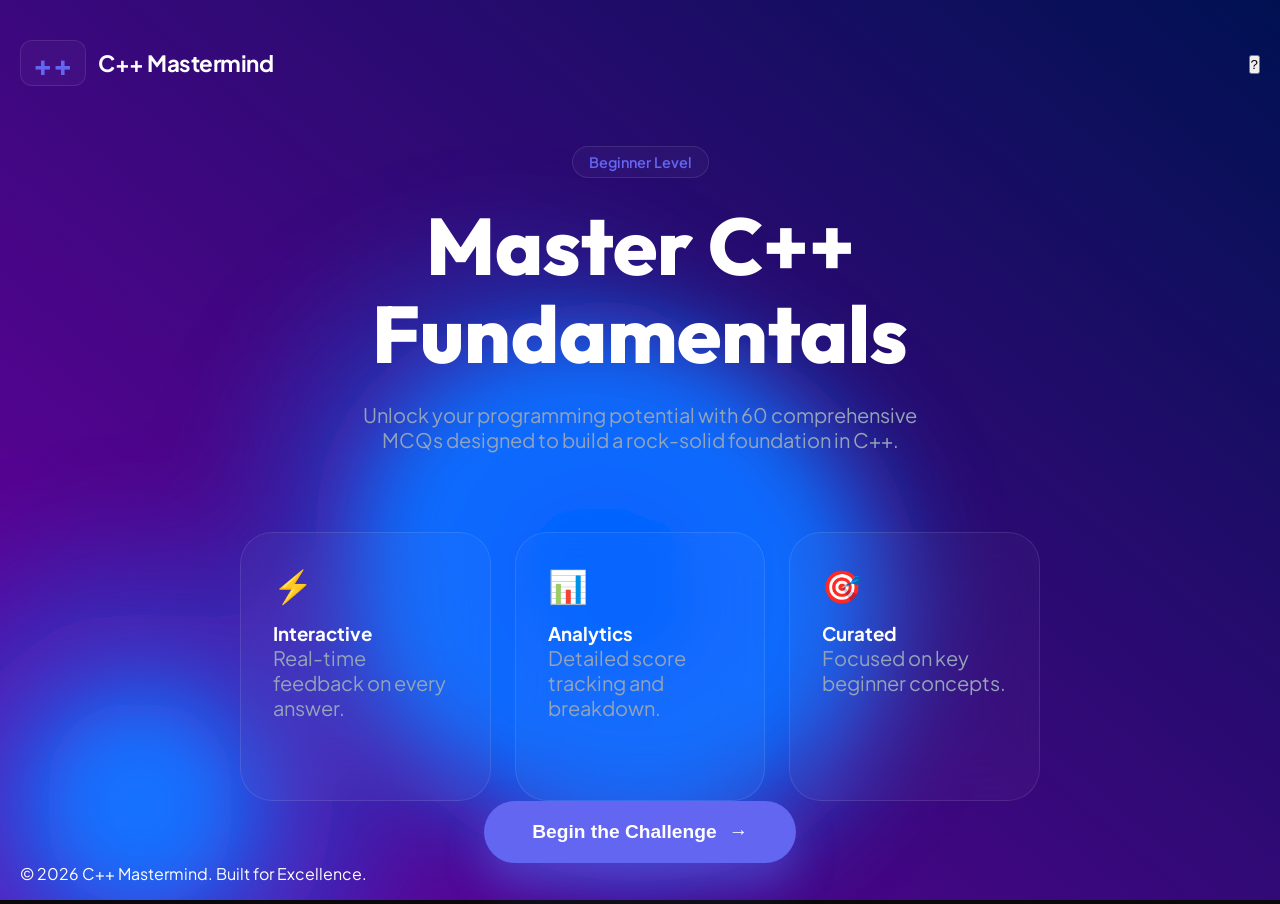
<file: index.html>
<!DOCTYPE html>
<html lang="en">

<head>
    <meta charset="UTF-8">
    <meta name="viewport" content="width=device-width, initial-scale=1.0">
    <title>C++ Mastermind | MCQ Mastery</title>
    <link rel="stylesheet" href="style.css">
    <link rel="preconnect" href="https://fonts.googleapis.com">
    <link rel="preconnect" href="https://fonts.gstatic.com" crossorigin>
    <link
        href="https://fonts.googleapis.com/css2?family=Outfit:wght@300;400;600;800&family=Plus+Jakarta+Sans:wght@300;400;500;700&display=swap"
        rel="stylesheet">
</head>

<body>
    <div class="background-wrapper">
        <div class="noise"></div>
        <div class="gradient-bg">
            <svg xmlns="http://www.w3.org/2000/svg">
                <defs>
                    <filter id="goo">
                        <feGaussianBlur in="SourceGraphic" stdDeviation="15" result="blur" />
                        <feColorMatrix in="blur" mode="matrix" values="1 0 0 0 0  0 1 0 0 0  0 0 1 0 0  0 0 0 22 -11"
                            result="goo" />
                        <feBlend in="SourceGraphic" in2="goo" />
                    </filter>
                </defs>
            </svg>
            <div class="gradients-container">
                <div class="g1"></div>
                <div class="g2"></div>
                <div class="g3"></div>
                <div class="g4"></div>
                <div class="g5"></div>
                <div class="interactive"></div>
            </div>
        </div>
    </div>

    <div class="app-shell">
        <nav class="navbar">
            <div class="nav-brand">
                <span class="logo-icon">++</span>
                <span class="logo-text">C++ Mastermind</span>
            </div>
            <div class="nav-links">
                <button id="toggle-help" class="icon-btn" title="Help">?</button>
            </div>
        </nav>

        <main class="content-area">
            <!-- Hero Screen -->
            <section id="hero-screen" class="screen visible">
                <div class="hero-content">
                    <span class="badge">Beginner Level</span>
                    <h1>Master C++ Fundamentals</h1>
                    <p>Unlock your programming potential with 60 comprehensive MCQs designed to build a rock-solid
                        foundation in C++.</p>
                    <div class="feature-grid">
                        <div class="feature-card">
                            <div class="feature-icon">⚡</div>
                            <h3>Interactive</h3>
                            <p>Real-time feedback on every answer.</p>
                        </div>
                        <div class="feature-card">
                            <div class="feature-icon">📊</div>
                            <h3>Analytics</h3>
                            <p>Detailed score tracking and breakdown.</p>
                        </div>
                        <div class="feature-card">
                            <div class="feature-icon">🎯</div>
                            <h3>Curated</h3>
                            <p>Focused on key beginner concepts.</p>
                        </div>
                    </div>
                    <button id="start-quiz-btn" class="cta-btn">
                        <span>Begin the Challenge</span>
                        <span class="btn-icon">→</span>
                    </button>
                </div>
            </section>

            <!-- Quiz Screen -->
            <section id="quiz-screen" class="screen hidden">
                <div class="quiz-layout">
                    <div class="quiz-sidebar">
                        <div class="progress-tracker">
                            <div class="circular-progress-container">
                                <svg class="circular-progress" viewBox="0 0 100 100">
                                    <circle class="bg" cx="50" cy="50" r="45"></circle>
                                    <circle id="progress-indicator" class="fg" cx="50" cy="50" r="45"></circle>
                                </svg>
                                <div class="progress-label">
                                    <span id="current-q">1</span>/<span id="total-qs">60</span>
                                </div>
                            </div>
                            <div class="score-pill">
                                Score: <span id="live-score">0</span>
                            </div>
                        </div>
                        <div class="topic-indicator">
                            <small>Current Topic</small>
                            <h4 id="current-topic">Basics & Syntax</h4>
                        </div>
                    </div>

                    <div class="question-canvas glass">
                        <div class="q-header">
                            <div class="q-timer" id="q-timer">00:00</div>
                            <div class="q-actions">
                                <button class="action-btn" id="skip-q">Hint</button>
                            </div>
                        </div>
                        <div class="q-body">
                            <h2 id="question-text">Loading question...</h2>
                            <div id="options-grid" class="options-grid">
                                <!-- Options injected by JS -->
                            </div>
                        </div>
                        <div class="q-footer">
                            <div id="feedback-message" class="feedback hidden"></div>
                            <button id="next-q-btn" class="next-btn hidden">Continue <span
                                    class="btn-icon">→</span></button>
                        </div>
                    </div>
                </div>
            </section>

            <!-- Result Screen -->
            <section id="result-screen" class="screen hidden">
                <div class="result-card glass">
                    <div class="confetti-canvas"></div>
                    <header class="result-header">
                        <h2>Quiz Complete!</h2>
                        <p id="result-tagline">Calculating your status...</p>
                    </header>
                    <div class="result-stats">
                        <div class="stat-card">
                            <span class="stat-val" id="final-score">0</span>
                            <span class="stat-lab">Total Score</span>
                        </div>
                        <div class="stat-card primary">
                            <span class="stat-val" id="final-percent">0%</span>
                            <span class="stat-lab">Accuracy</span>
                        </div>
                        <div class="stat-card">
                            <span class="stat-val" id="final-time">0:00</span>
                            <span class="stat-lab">Time Spent</span>
                        </div>
                    </div>
                    <div class="rank-display">
                        <span class="rank-label">Achievement Unlocked</span>
                        <h3 id="rank-name">C++ Novice</h3>
                    </div>

                    <div id="review-section" class="review-container hidden">
                        <h3>Review Wrong Answers</h3>
                        <div id="review-list" class="review-list"></div>
                    </div>

                    <div class="result-actions">
                        <button id="restart-btn" class="cta-btn secondary">Try Again</button>
                        <button id="download-btn" class="cta-btn">Export Results</button>
                    </div>
                </div>
            </section>
        </main>

        <footer class="app-footer">
            <p>&copy; 2026 C++ Mastermind. Built for Excellence.</p>
        </footer>
    </div>

    <script src="main.js"></script>
</body>

</html>
</file>
<file: style.css>
:root {
    --color-bg1: rgb(108, 0, 162);
    --color-bg2: rgb(0, 17, 82);
    --color1: 18, 113, 255;
    --color2: 221, 74, 255;
    --color3: 100, 220, 255;
    --color4: 200, 50, 50;
    --color5: 180, 180, 50;
    --color-interactive: 140, 100, 255;
    --circle-size: 80%;
    --blending: hard-light;

    --primary: #6366f1;
    --primary-glow: rgba(99, 102, 241, 0.4);
    --bg-main: #0a0a0c;
    --text-pure: #ffffff;
    --text-dim: #94a3b8;
    --glass: rgba(255, 255, 255, 0.03);
    --border: rgba(255, 255, 255, 0.1);
}

* {
    margin: 0;
    padding: 0;
    box-sizing: border-box;
}

body {
    font-family: 'Plus Jakarta Sans', sans-serif;
    background: var(--bg-main);
    color: var(--text-pure);
    overflow-x: hidden;
    min-height: 100vh;
}

/* Dynamic Gradient Background */
.background-wrapper {
    position: fixed;
    top: 0;
    left: 0;
    width: 100vw;
    height: 100vh;
    z-index: -10;
    overflow: hidden;
}

.gradient-bg {
    width: 100%;
    height: 100%;
    background: linear-gradient(40deg, var(--color-bg1), var(--color-bg2));
}

.gradients-container {
    filter: url(#goo) blur(40px);
    width: 100%;
    height: 100%;
}

.g1,
.g2,
.g3,
.g4,
.g5 {
    position: absolute;
    width: var(--circle-size);
    height: var(--circle-size);
    background: radial-gradient(circle at center, rgba(var(--color1), 0.8) 0, rgba(var(--color1), 0) 50%) no-repeat;
    mix-blend-mode: var(--blending);
    opacity: 1;
}

.g1 {
    top: calc(50% - var(--circle-size) / 2);
    left: calc(50% - var(--circle-size) / 2);
    animation: moveVertical 30s ease infinite;
}

.g2 {
    top: calc(50% - var(--circle-size) / 2);
    left: calc(50% - var(--circle-size) / 2);
    transform-origin: calc(50% - 400px);
    animation: moveInCircle 20s reverse infinite;
}

.g3 {
    top: calc(50% - var(--circle-size) / 2 + 200px);
    left: calc(50% - var(--circle-size) / 2 - 500px);
    transform-origin: calc(50% + 400px);
    animation: moveInCircle 40s linear infinite;
}

.g4 {
    top: calc(50% - var(--circle-size) / 2);
    left: calc(50% - var(--circle-size) / 2);
    opacity: 0.7;
    animation: moveHorizontal 40s ease infinite;
}

@keyframes moveInCircle {
    0% {
        transform: rotate(0deg);
    }

    50% {
        transform: rotate(180deg);
    }

    100% {
        transform: rotate(360deg);
    }
}

@keyframes moveVertical {
    0% {
        transform: translateY(-50%);
    }

    50% {
        transform: translateY(50%);
    }

    100% {
        transform: translateY(-50%);
    }
}

@keyframes moveHorizontal {
    0% {
        transform: translateX(-50%) translateY(-10%);
    }

    50% {
        transform: translateX(50%) translateY(10%);
    }

    100% {
        transform: translateX(-50%) translateY(-10%);
    }
}

/* App Shell */
.app-shell {
    padding: 20px;
    max-width: 1400px;
    margin: 0 auto;
    min-height: 100vh;
    display: flex;
    flex-direction: column;
}

.navbar {
    display: flex;
    justify-content: space-between;
    align-items: center;
    padding: 20px 0;
    margin-bottom: 40px;
}

.nav-brand {
    display: flex;
    align-items: center;
    gap: 12px;
}

.logo-icon {
    font-size: 1.8rem;
    font-weight: 800;
    color: var(--primary);
    background: var(--glass);
    padding: 4px 12px;
    border-radius: 12px;
    border: 1px solid var(--border);
}

.logo-text {
    font-size: 1.4rem;
    font-weight: 700;
    letter-spacing: -0.5px;
}

/* Screens */
.screen {
    flex: 1;
    display: flex;
    flex-direction: column;
    justify-content: center;
    animation: fadeIn 0.8s cubic-bezier(0.23, 1, 0.32, 1);
}

.hidden {
    display: none !important;
}

@keyframes fadeIn {
    from {
        opacity: 0;
        transform: translateY(20px);
    }

    to {
        opacity: 1;
        transform: translateY(0);
    }
}

/* Hero Content */
.hero-content {
    max-width: 800px;
    margin: 0 auto;
    text-align: center;
}

.badge {
    background: var(--glass);
    border: 1px solid var(--border);
    padding: 6px 16px;
    border-radius: 100px;
    font-size: 0.9rem;
    font-weight: 600;
    color: var(--primary);
    margin-bottom: 24px;
    display: inline-block;
}

h1 {
    font-family: 'Outfit', sans-serif;
    font-size: clamp(3rem, 8vw, 5rem);
    line-height: 1.1;
    margin-bottom: 24px;
    font-weight: 800;
}

.hero-content p {
    font-size: 1.25rem;
    color: var(--text-dim);
    margin-bottom: 48px;
    max-width: 600px;
    margin-left: auto;
    margin-right: auto;
}

.cta-btn {
    background: var(--primary);
    color: white;
    padding: 20px 48px;
    border-radius: 100px;
    font-size: 1.2rem;
    font-weight: 700;
    border: none;
    cursor: pointer;
    display: inline-flex;
    align-items: center;
    gap: 12px;
    box-shadow: 0 20px 40px var(--primary-glow);
    transition: all 0.3s;
}

.cta-btn:hover {
    transform: scale(1.05);
    box-shadow: 0 30px 60px var(--primary-glow);
}

.feature-grid {
    display: grid;
    grid-template-columns: repeat(3, 1fr);
    gap: 24px;
    margin-top: 80px;
}

.feature-card {
    background: var(--glass);
    border: 1px solid var(--border);
    padding: 32px;
    border-radius: 32px;
    backdrop-filter: blur(20px);
    text-align: left;
}

.feature-icon {
    font-size: 2rem;
    margin-bottom: 16px;
}

/* Quiz Layout */
.quiz-layout {
    display: grid;
    grid-template-columns: 350px 1fr;
    gap: 40px;
    max-width: 1200px;
    margin: 0 auto;
    width: 100%;
}

.glass {
    background: var(--glass);
    border: 1px solid var(--border);
    backdrop-filter: blur(40px);
    border-radius: 40px;
    padding: 48px;
}

.quiz-sidebar {
    display: flex;
    flex-direction: column;
    gap: 24px;
}

.circular-progress-container {
    position: relative;
    width: 200px;
    height: 200px;
    margin: 0 auto;
}

.circular-progress {
    width: 100%;
    height: 100%;
    transform: rotate(-90deg);
}

.circular-progress circle {
    fill: none;
    stroke-width: 6;
    stroke-linecap: round;
}

.circular-progress circle.bg {
    stroke: var(--border);
}

.circular-progress circle.fg {
    stroke: var(--primary);
    stroke-dasharray: 283;
    stroke-dashoffset: 283;
    transition: stroke-dashoffset 0.5s ease;
}

.progress-label {
    position: absolute;
    top: 50%;
    left: 50%;
    transform: translate(-50%, -50%);
    font-size: 2rem;
    font-weight: 800;
}

.options-grid {
    display: grid;
    grid-template-columns: 1fr;
    gap: 16px;
    margin-top: 32px;
}

.option-card {
    background: rgba(255, 255, 255, 0.03);
    border: 1px solid var(--border);
    padding: 24px;
    border-radius: 20px;
    cursor: pointer;
    transition: all 0.2s;
    font-weight: 500;
    display: flex;
    align-items: center;
    gap: 16px;
}

.option-card:hover:not(.locked) {
    background: rgba(255, 255, 255, 0.08);
    border-color: var(--primary);
    transform: translateX(8px);
}

.option-card.correct {
    background: rgba(34, 197, 94, 0.1);
    border-color: #22c55e;
    color: #4ade80;
}

.option-card.wrong {
    background: rgba(239, 68, 68, 0.1);
    border-color: #ef4444;
    color: #f87171;
}

.option-card.locked {
    pointer-events: none;
    opacity: 0.8;
}

.feedback {
    margin-top: 24px;
    padding: 16px;
    border-radius: 12px;
    font-weight: 600;
    text-align: center;
    animation: slideIn 0.3s ease;
}

.feedback.success {
    background: rgba(34, 197, 94, 0.1);
    color: #4ade80;
    border: 1px solid rgba(34, 197, 94, 0.2);
}

.feedback.error {
    background: rgba(239, 68, 68, 0.1);
    color: #f87171;
    border: 1px solid rgba(239, 68, 68, 0.2);
}

@keyframes slideIn {
    from {
        opacity: 0;
        transform: translateY(-10px);
    }

    to {
        opacity: 1;
        transform: translateY(0);
    }
}

.next-btn {
    background: var(--text-pure);
    color: var(--bg-main);
    border: none;
    padding: 16px 32px;
    border-radius: 12px;
    font-weight: 700;
    cursor: pointer;
    margin-top: 32px;
    width: 100%;
}

/* Results */
.result-stats {
    display: flex;
    gap: 20px;
    margin: 40px 0;
}

.stat-card {
    flex: 1;
    background: var(--glass);
    padding: 24px;
    border-radius: 24px;
    display: flex;
    flex-direction: column;
    align-items: center;
}

.stat-card.primary {
    background: var(--primary);
}

.stat-val {
    font-size: 2rem;
    font-weight: 800;
}

.stat-lab {
    font-size: 0.9rem;
    opacity: 0.7;
}

.review-container {
    margin-top: 40px;
    text-align: left;
    max-height: 400px;
    overflow-y: auto;
    padding-right: 10px;
    border-top: 1px solid var(--border);
    padding-top: 32px;
}

.review-container h3 {
    margin-bottom: 24px;
    font-size: 1.5rem;
}

.review-item {
    background: rgba(255, 255, 255, 0.05);
    padding: 20px;
    border-radius: 16px;
    margin-bottom: 16px;
}

.review-q {
    margin-bottom: 12px;
    font-weight: 600;
}

.review-a {
    font-size: 0.95rem;
    margin-top: 4px;
}

.wrong-a span {
    color: #f87171;
}

.correct-a span {
    color: #4ade80;
}

.review-container::-webkit-scrollbar {
    width: 6px;
}

.review-container::-webkit-scrollbar-track {
    background: transparent;
}

.review-container::-webkit-scrollbar-thumb {
    background: var(--border);
    border-radius: 10px;
}

@media (max-width: 1000px) {
    .quiz-layout {
        grid-template-columns: 1fr;
    }

    .quiz-sidebar {
        align-items: center;
    }

    .feature-grid {
        grid-template-columns: 1fr;
    }
}
</file>
